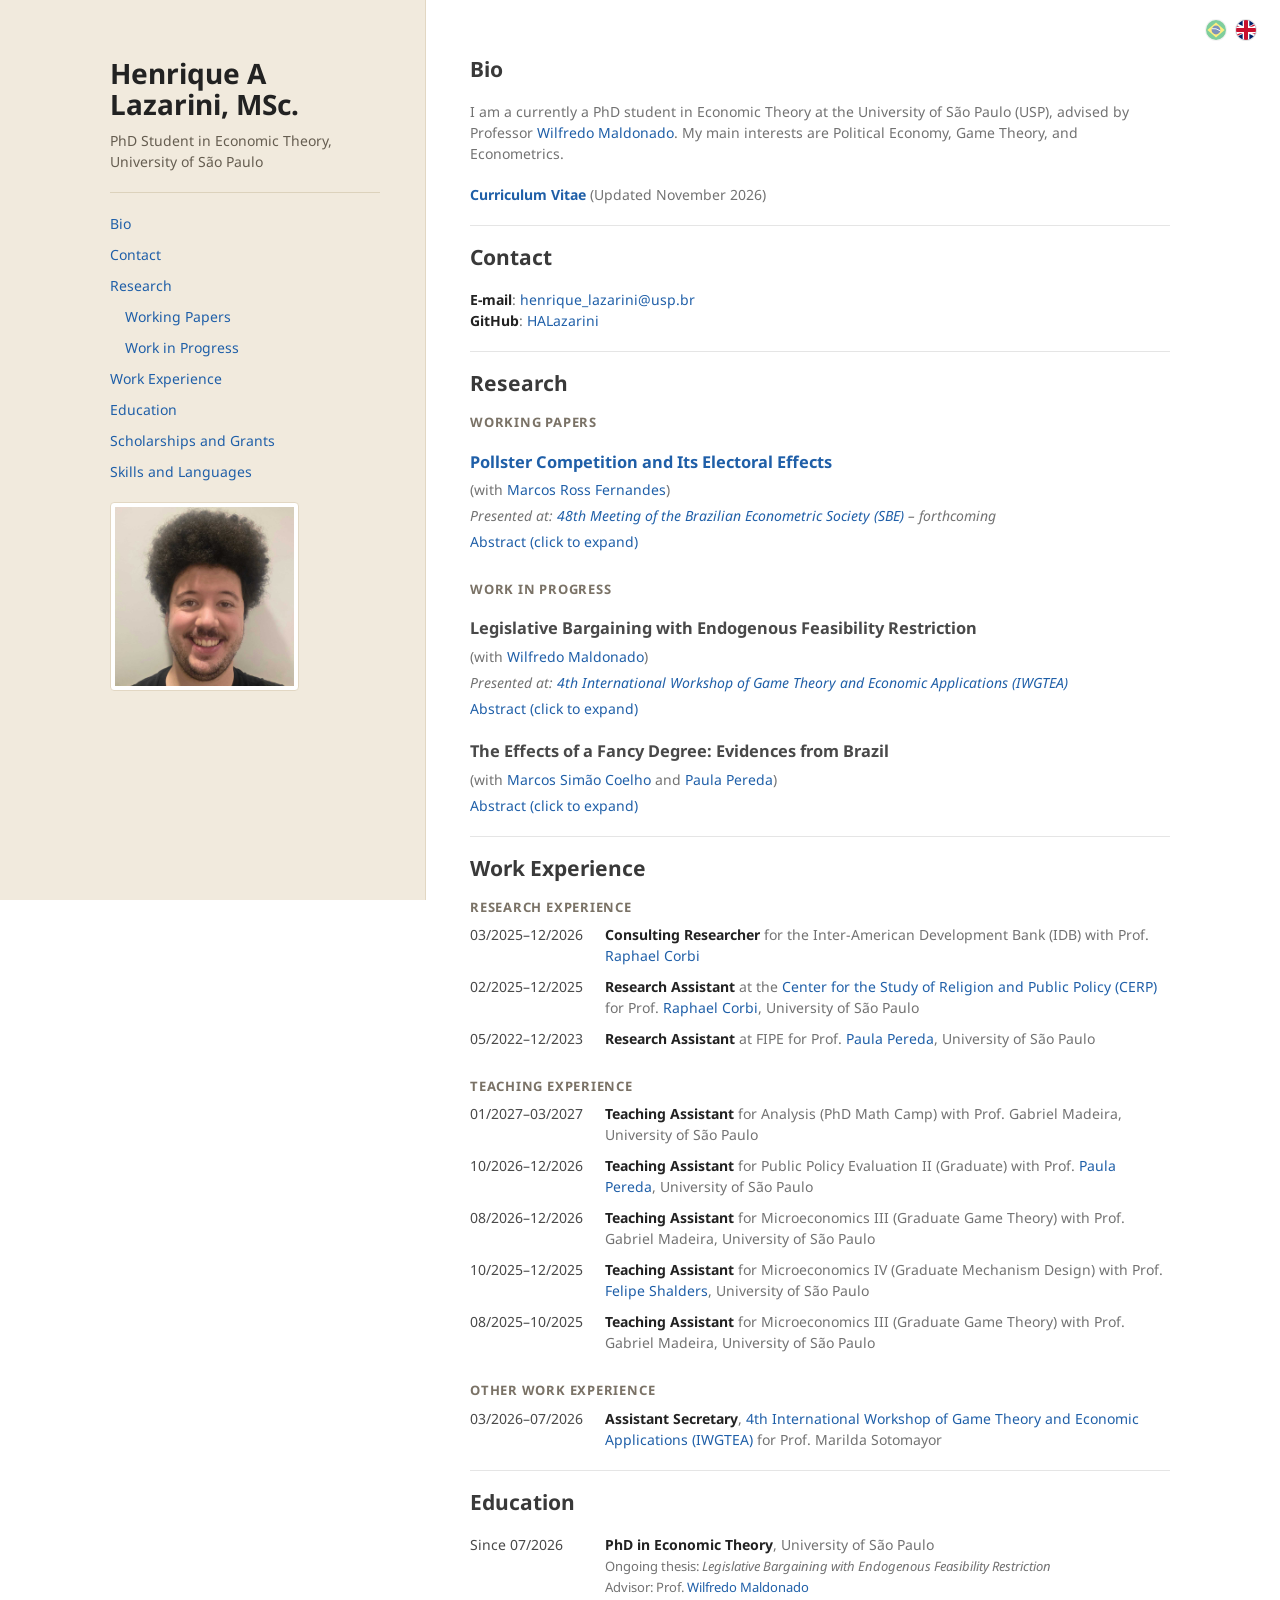
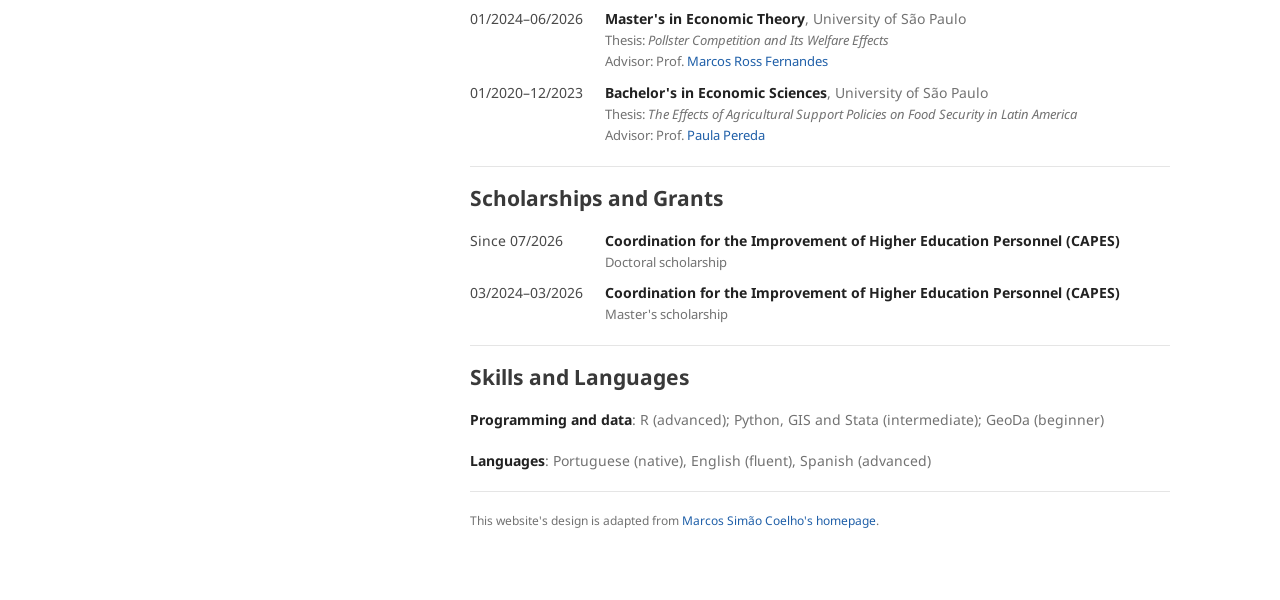
<file: index.html>
<!DOCTYPE html>
<html lang="en">
<head>
  <meta charset="UTF-8">
  <meta http-equiv="x-ua-compatible" content="IE=edge">
  <meta name="viewport" content="width=device-width,initial-scale=1">
  <title>Henrique Albuquerque Lazarini | Economics, University of São Paulo</title>
  <meta name="description" content="Henrique Albuquerque Lazarini (Henrique Lazarini), PhD student in Economic Theory at the University of São Paulo.">
  <meta name="author" content="Henrique Albuquerque Lazarini">
  <link rel="canonical" href="https://halazarini.github.io/">
  <!-- Language versions: English (this file) and Portuguese (pt/index.html). Keep both in sync when editing. -->
  <link rel="alternate" hreflang="en" href="https://halazarini.github.io/">
  <link rel="alternate" hreflang="pt-BR" href="https://halazarini.github.io/pt/">
  <link rel="alternate" hreflang="x-default" href="https://halazarini.github.io/">

  <!-- Link previews (WhatsApp, LinkedIn, e-mail, etc.) -->
  <meta property="og:type" content="profile">
  <meta property="og:title" content="Henrique Albuquerque Lazarini | Economics">
  <meta property="og:description" content="PhD student in Economic Theory at the University of São Paulo.">
  <meta property="og:url" content="https://halazarini.github.io/">
  <meta property="og:image" content="https://halazarini.github.io/images/photo.jpg">
  <meta property="og:image:alt" content="Photo of Henrique Albuquerque Lazarini">
  <meta property="og:locale" content="en_US">
  <meta property="profile:first_name" content="Henrique">
  <meta property="profile:last_name" content="Albuquerque Lazarini">
  <meta name="twitter:card" content="summary">

  <!-- Structured data: tells search engines this page is about a person, and which name variants refer to the same person -->
  <script type="application/ld+json">
  {
    "@context": "https://schema.org",
    "@type": "ProfilePage",
    "url": "https://halazarini.github.io/",
    "mainEntity": {
      "@type": "Person",
      "name": "Henrique Albuquerque Lazarini",
      "alternateName": ["Henrique Lazarini", "Henrique A. Lazarini", "Henrique A Lazarini"],
      "givenName": "Henrique",
      "additionalName": "Albuquerque",
      "familyName": "Lazarini",
      "url": "https://halazarini.github.io/",
      "image": "https://halazarini.github.io/images/photo.jpg",
      "email": "mailto:henrique_lazarini@usp.br",
      "jobTitle": "PhD student in Economic Theory",
      "affiliation": {
        "@type": "CollegeOrUniversity",
        "name": "University of São Paulo",
        "alternateName": "USP",
        "url": "https://www.usp.br/"
      },
      "sameAs": ["https://github.com/HALazarini"]
    }
  }
  </script>
  <link rel="preconnect" href="https://fonts.googleapis.com">
  <link rel="preconnect" href="https://fonts.gstatic.com" crossorigin>
  <link rel="stylesheet" href="https://fonts.googleapis.com/css2?family=Noto+Sans:ital,wght@0,400;0,700;1,400;1,700&display=swap">
  <link rel="stylesheet" href="css/style.css">
</head>
<body>
<!-- Language toggle (top-right corner) -->
<nav class="lang-toggle" aria-label="Language">
  <a href="pt/index.html" hreflang="pt-BR" lang="pt-BR" aria-label="Português" title="Português"><img src="images/flag-br.svg" alt=""></a>
  <a href="index.html" hreflang="en" aria-label="English" title="English" aria-current="true"><img src="images/flag-en.svg" alt=""></a>
</nav>
<div class="wrapper">

  <!-- ================= SIDEBAR ================= -->
  <header>
    <h1>Henrique A<br>Lazarini, MSc.</h1>
    <p class="subtitle">PhD Student in Economic Theory, University of São Paulo</p>
    <hr>
    <p class="contactinfo"><a href="#bio">Bio</a></p>
    <p class="contactinfo"><a href="#contact">Contact</a></p>
    <p class="contactinfo"><a href="#research">Research</a></p>
    <p class="contactinfo sub"><a href="#workingpapers">Working Papers</a></p>
    <p class="contactinfo sub"><a href="#workinprogress">Work in Progress</a></p>
    <p class="contactinfo"><a href="#workexperience">Work Experience</a></p>
    <p class="contactinfo"><a href="#education">Education</a></p>
    <p class="contactinfo"><a href="#grants">Scholarships and Grants</a></p>
    <p class="lastcontactinfo"><a href="#skills">Skills and Languages</a></p>
    <!-- Put your photo at images/photo.jpg; the placeholder shows until then. -->
    <img class="headshot" src="images/photo.jpg" alt="Photo of Henrique Albuquerque Lazarini"
         onerror="this.onerror=null; this.src='images/photo-placeholder.svg';">
  </header>

  <!-- ================= CONTENT ================= -->
  <section>

    <h2 id="bio">Bio</h2>
    <!-- ===== WRITE YOUR BIO HERE ===== -->
    <p>I am a currently a PhD student in Economic Theory at the University of São Paulo (USP), advised by Professor <a href="https://sites.google.com/site/wilfredoflmaldonado/">Wilfredo Maldonado</a>. My main interests are Political Economy, Game Theory, and Econometrics.</p>
    <p><strong><a href="https://drive.google.com/file/d/1XtCgX0WB6j9g_OZcpE9OAPvEOM532tFK/view?usp=drive_link" target="_blank">Curriculum Vitae</a></strong> (Updated November 2026)</p>

    <hr>

    <h2 id="contact">Contact</h2>
    <p>
      <strong>E-mail</strong>: <a href="mailto:henrique_lazarini@usp.br">henrique_lazarini@usp.br</a><br>
      <strong>GitHub</strong>: <a href="https://github.com/HALazarini">HALazarini</a>
    </p>

    <hr>

    <h2 id="research">Research</h2>

    <h3 class="subhead" id="workingpapers">Working Papers</h3>

    <div class="paper">
      <h4><a href="https://drive.google.com/file/d/1AymJAS8ayGj6aJN8TbEg-DehqM7tTcoS/view?usp=sharing" target="_blank">Pollster Competition and Its Electoral Effects</a></h4>
      <p>(with <a href="https://sites.google.com/site/mrossfernandes/home">Marcos Ross Fernandes</a>)</p>
      <p><em>Presented at: <a href="https://sbe.org.br/en/encontros/48">48th Meeting of the Brazilian Econometric Society (SBE)</a> – forthcoming</em></p>
      <p><button class="abs-toggle" aria-expanded="false" aria-controls="abs-pollster">Abstract<span class="hint"> (click to expand)</span></button><span class="abstract" id="abs-pollster">: Pollsters are often cited as main players during campaigns and as major trendsetters for electoral outcomes, but little study has been made to understand how they affected by market-forces. In this paper, we provide a partial equilibrium model to study how individual pollsters make rational decisions to maximize profit in response to market structures and how those decisions affect overall poll precision. We show that market equilibrium is not always efficient, especially in the presence of asymmetric cost parameters or correlation among polls. We analyze a policy intervention in which a minimum level of precision is required for polls to hit the market, and conclude that it can have significant effects on reallocating welfare, increasing efficiency, and changing market concentration. We then introduce the behavioral element of correlation neglect and show that there are parameters under which it induces pollsters to make more precise polls and ultimately increase welfare.<br>JEL Codes: D83, D72, D40.</span></p>
    </div>

    <h3 class="subhead" id="workinprogress">Work in Progress</h3>

    <div class="paper">
      <h4>Legislative Bargaining with Endogenous Feasibility Restriction</h4>
      <p>(with <a href="https://sites.google.com/site/wilfredoflmaldonado/">Wilfredo Maldonado</a>)</p>
      <p><em>Presented at: <a href="https://www.iwgtea.fea.usp.br/">4th International Workshop of Game Theory and Economic Applications (IWGTEA)</a></em></p>
      <p><button class="abs-toggle" aria-expanded="false" aria-controls="abs-legislative">Abstract<span class="hint"> (click to expand)</span></button><span class="abstract" id="abs-legislative">: This study proposes a legislative bargaining model in which allocations impact growth, hence impacting the size of the available budget in the future. Compared to the original bargaining models (Baron and Ferejohn, 1989; Baron, 1996; Rubinstein, 1982; Banks and Duggan, 2000), this model has three main contributions: it allows for the political process to impact growth, and it explains both small proposer premium and the existence of supermajorities. A simple example is provided to show that this framework can have small proposer premiums and supermajorities. A generalized version of the model is characterized, and under certain hypothesis equilibrium is proven to exist. Some conditions are described under which the solution might be unique. Extensions are also suggested. To the best of our knowledge, this model is the first to explicitly endogenize growth as a result of game-theoretic political interaction.<br>JEL Codes: D72, O43, D61, D71.</span></p>
    </div>

    <div class="paper">
      <h4>The Effects of a Fancy Degree: Evidences from Brazil</h4>
      <p>(with <a href="https://marcosscoelho.github.io/">Marcos Simão Coelho</a> and <a href="https://sites.google.com/site/paulapereda/home">Paula Pereda</a>)</p>
      <p><button class="abs-toggle" aria-expanded="false" aria-controls="abs-degree">Abstract<span class="hint"> (click to expand)</span></button><span class="abstract" id="abs-degree">: The value of higher education can be perceived through many different lenses. While there are important results on human capital accumulation and network connections, we propose studying the effects derived solely from graduating from a renowned university - a “prestige effect”. We use novel data to exploit the incorporation of the Engineering School of Lorena by the University of Sao Paulo, one of the most renowned universities in Latin America, in 2006; allowing us to compare the career paths of individuals who had been selected through the same screening procedure while entering university and were trained by the same pool of professors, but ended up receiving different degrees after graduating depending on whether they graduated before or after the incorporation. We propose a regression discontinuity design to compare the lifetime earnings of students that graduated close to the incorporation, and also apply an event study to understand possible heterogeneous effects over time. We expect to show that a renowned degree gives a good head-start in the graduate's early career, but since individuals in the control and treatment groups are not systematically different regarding background or human capital, their earnings should show some signs of convergence in their late career.<br>JEL Codes: I23, C24.</span></p>
    </div>

    <hr>

    <h2 id="workexperience">Work Experience</h2>

    <h3 class="subhead" id="experience">Research Experience</h3>
    <ul class="entries">
      <li><span class="year">03/2025–12/2026</span><div><strong>Consulting Researcher</strong> for the Inter-American Development Bank (IDB) with Prof. <a href="https://sites.google.com/site/raphaelcorbi/">Raphael Corbi</a></span></div></li>
      <li><span class="year">02/2025–12/2025</span><div><strong>Research Assistant</strong> at the <a href="https://sites.usp.br/cerp/">Center for the Study of Religion and Public Policy (CERP)</a> for Prof. <a href="https://sites.google.com/site/raphaelcorbi/">Raphael Corbi</a>, University of São Paulo</span></div></li>
      <li><span class="year">05/2022–12/2023</span><div><strong>Research Assistant</strong> at FIPE for Prof. <a href="https://sites.google.com/site/paulapereda/home">Paula Pereda</a>, University of São Paulo</span></div></li>
    </ul>

    <h3 class="subhead" id="teaching">Teaching Experience</h3>
    <ul class="entries">
      <li><span class="year">01/2027–03/2027</span><div><strong>Teaching Assistant</strong> for Analysis (PhD Math Camp) with Prof. Gabriel Madeira, University of São Paulo</span></div></li>
      <li><span class="year">10/2026–12/2026</span><div><strong>Teaching Assistant</strong> for Public Policy Evaluation II (Graduate) with Prof. <a href="https://sites.google.com/site/paulapereda/home">Paula Pereda</a>, University of São Paulo</span></div></li>
      <li><span class="year">08/2026–12/2026</span><div><strong>Teaching Assistant</strong> for Microeconomics III (Graduate Game Theory) with Prof. Gabriel Madeira, University of São Paulo</span></div></li>
      <li><span class="year">10/2025–12/2025</span><div><strong>Teaching Assistant</strong> for Microeconomics IV (Graduate Mechanism Design) with Prof. <a href="https://sites.google.com/view/felipeshalders/home">Felipe Shalders</a>, University of São Paulo</span></div></li>
      <li><span class="year">08/2025–10/2025</span><div><strong>Teaching Assistant</strong> for Microeconomics III (Graduate Game Theory) with Prof. Gabriel Madeira, University of São Paulo</span></div></li>
    </ul>
    
    <h3 class="subhead" id="other">Other Work Experience</h3>
    <ul class="entries">
      <li><span class="year">03/2026–07/2026</span><div><strong>Assistant Secretary</strong>, <a href="https://www.iwgtea.fea.usp.br/">4th International Workshop of Game Theory and Economic Applications (IWGTEA)</a> for Prof. Marilda Sotomayor</span></div></li>
    </ul>

    <hr>

    <h2 id="education">Education</h2>
    <ul class="entries">
      <li><span class="year">Since 07/2026</span><div><strong>PhD in Economic Theory</strong>, University of São Paulo<br><span class="note">Ongoing thesis: <em>Legislative Bargaining with Endogenous Feasibility Restriction</em><br>Advisor: Prof. <a href="https://sites.google.com/site/wilfredoflmaldonado/">Wilfredo Maldonado</a></span></div></li>
      <li><span class="year">01/2024–06/2026</span><div><strong>Master's in Economic Theory</strong>, University of São Paulo<br><span class="note">Thesis: <em>Pollster Competition and Its Welfare Effects</em><br>Advisor: Prof. <a href="https://sites.google.com/site/mrossfernandes/home">Marcos Ross Fernandes</a></span></div></li>
      <li><span class="year">01/2020–12/2023</span><div><strong>Bachelor's in Economic Sciences</strong>, University of São Paulo<br><span class="note">Thesis: <em>The Effects of Agricultural Support Policies on Food Security in Latin America</em><br>Advisor: Prof. <a href="https://sites.google.com/site/paulapereda/home">Paula Pereda</a></span></div></li>
    </ul>

    <hr>

    <h2 id="grants">Scholarships and Grants</h2>
    <ul class="entries">
      <li><span class="year">Since 07/2026</span><div><strong>Coordination for the Improvement of Higher Education Personnel (CAPES)</strong><br><span class="note">Doctoral scholarship</span></div></li>
      <li><span class="year">03/2024–03/2026</span><div><strong>Coordination for the Improvement of Higher Education Personnel (CAPES)</strong><br><span class="note">Master's scholarship</span></div></li>
    </ul>

    <hr>

    <h2 id="skills">Skills and Languages</h2>
    <p>
      <strong>Programming and data</strong>: R (advanced); Python, GIS and Stata (intermediate); GeoDa (beginner)
    </p>
    <p>
      <strong>Languages</strong>: Portuguese (native), English (fluent), Spanish (advanced)
    </p>

    <hr>

    <p class="credits">This website's design is adapted from <a href="https://marcosscoelho.github.io/">Marcos Simão Coelho's homepage</a>.</p>

  </section>

  <footer></footer>
</div>
<script src="js/main.js"></script>
</body>
</html>
</file>
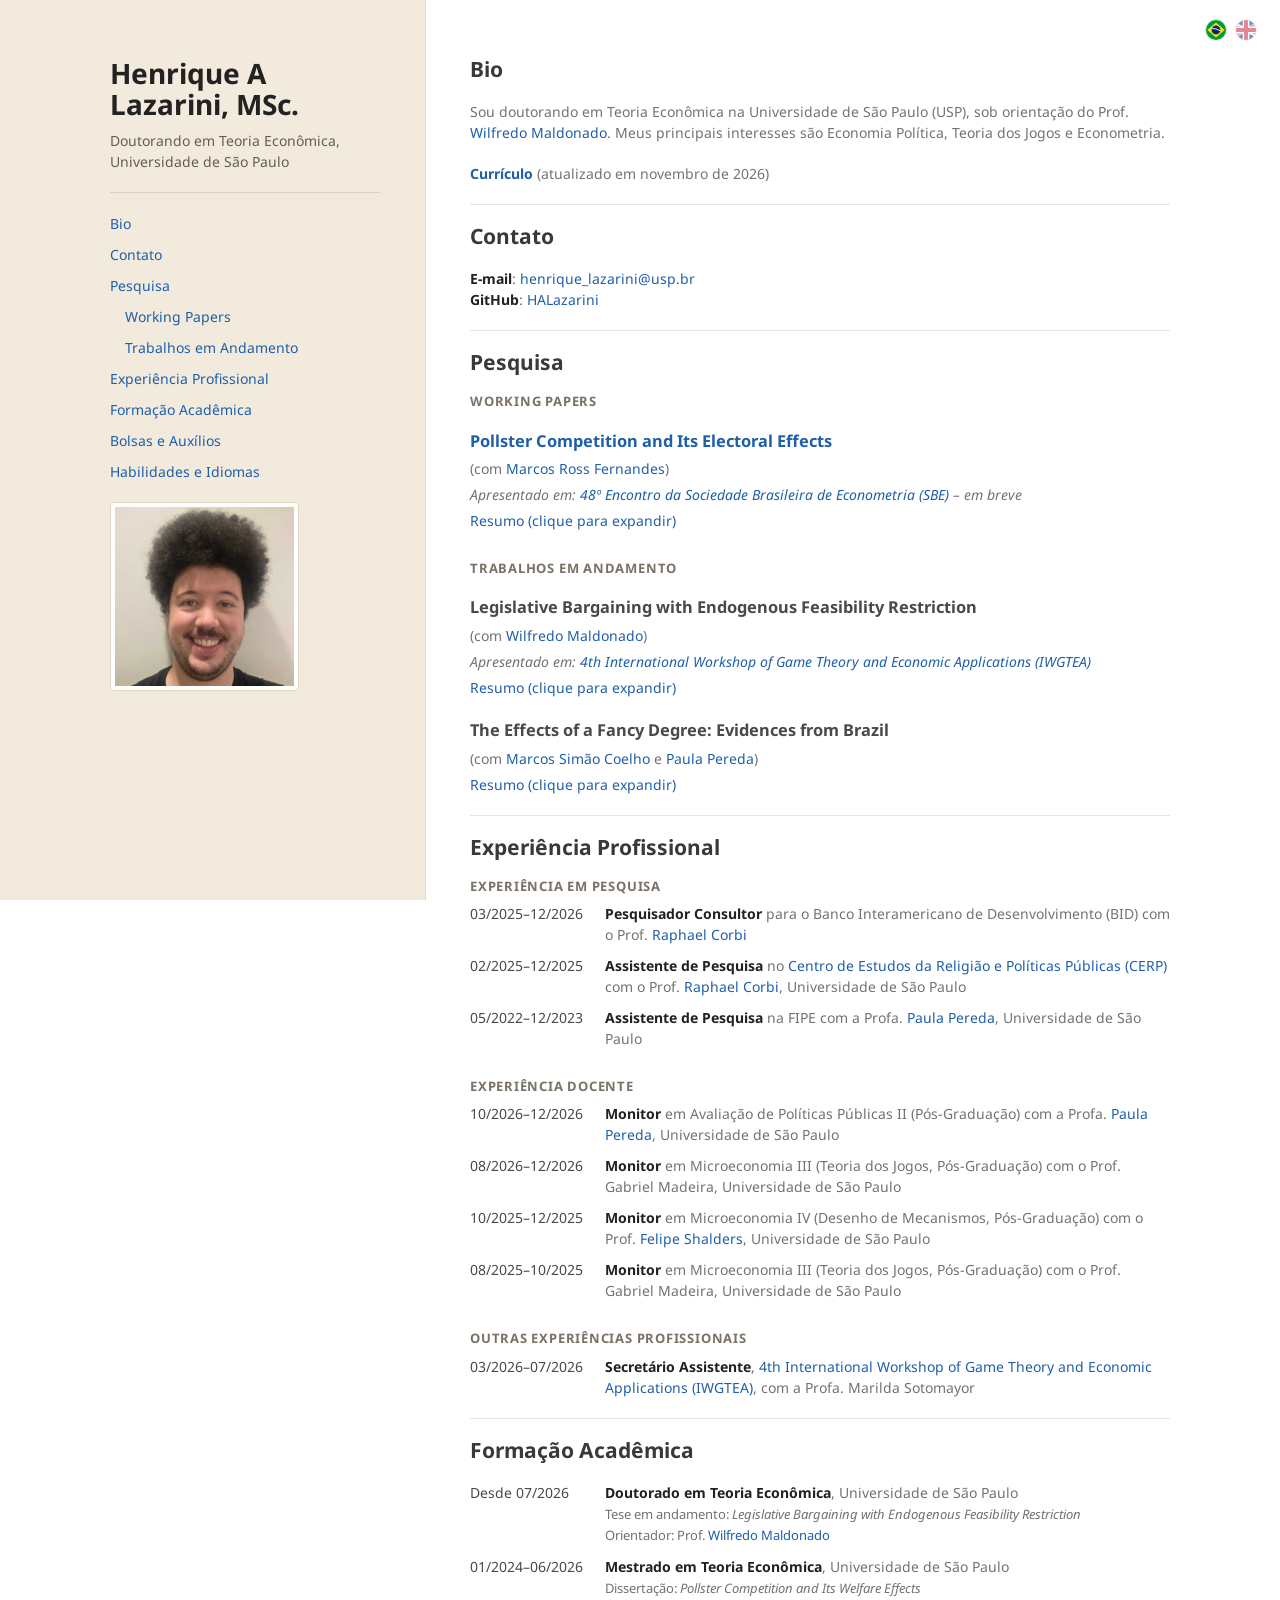
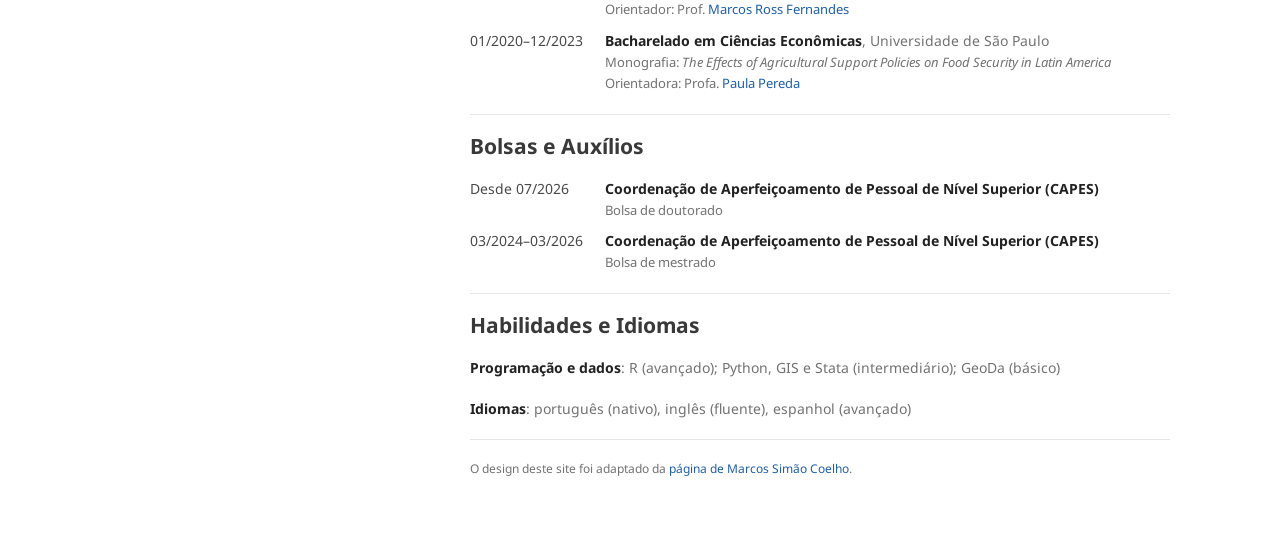
<file: pt/index.html>
<!DOCTYPE html>
<html lang="pt-BR">
<head>
  <meta charset="UTF-8">
  <meta http-equiv="x-ua-compatible" content="IE=edge">
  <meta name="viewport" content="width=device-width,initial-scale=1">
  <title>Henrique Albuquerque Lazarini | Economia, Universidade de São Paulo</title>
  <meta name="description" content="Henrique Albuquerque Lazarini (Henrique Lazarini), doutorando em Teoria Econômica na Universidade de São Paulo.">
  <meta name="author" content="Henrique Albuquerque Lazarini">
  <link rel="canonical" href="https://halazarini.github.io/pt/">
  <!-- Language versions: Portuguese (this file) and English (index.html in the main folder). Keep both in sync when editing. -->
  <link rel="alternate" hreflang="en" href="https://halazarini.github.io/">
  <link rel="alternate" hreflang="pt-BR" href="https://halazarini.github.io/pt/">
  <link rel="alternate" hreflang="x-default" href="https://halazarini.github.io/">

  <!-- Link previews (WhatsApp, LinkedIn, e-mail, etc.) -->
  <meta property="og:type" content="profile">
  <meta property="og:title" content="Henrique Albuquerque Lazarini | Economia">
  <meta property="og:description" content="Doutorando em Teoria Econômica na Universidade de São Paulo.">
  <meta property="og:url" content="https://halazarini.github.io/pt/">
  <meta property="og:image" content="https://halazarini.github.io/images/photo.jpg">
  <meta property="og:image:alt" content="Foto de Henrique Albuquerque Lazarini">
  <meta property="og:locale" content="pt_BR">
  <meta property="profile:first_name" content="Henrique">
  <meta property="profile:last_name" content="Albuquerque Lazarini">
  <meta name="twitter:card" content="summary">

  <!-- Structured data: tells search engines this page is about a person, and which name variants refer to the same person -->
  <script type="application/ld+json">
  {
    "@context": "https://schema.org",
    "@type": "ProfilePage",
    "url": "https://halazarini.github.io/pt/",
    "mainEntity": {
      "@type": "Person",
      "name": "Henrique Albuquerque Lazarini",
      "alternateName": ["Henrique Lazarini", "Henrique A. Lazarini", "Henrique A Lazarini"],
      "givenName": "Henrique",
      "additionalName": "Albuquerque",
      "familyName": "Lazarini",
      "url": "https://halazarini.github.io/",
      "image": "https://halazarini.github.io/images/photo.jpg",
      "email": "mailto:henrique_lazarini@usp.br",
      "jobTitle": "Doutorando em Teoria Econômica",
      "affiliation": {
        "@type": "CollegeOrUniversity",
        "name": "Universidade de São Paulo",
        "alternateName": "USP",
        "url": "https://www.usp.br/"
      },
      "sameAs": ["https://github.com/HALazarini"]
    }
  }
  </script>
  <link rel="preconnect" href="https://fonts.googleapis.com">
  <link rel="preconnect" href="https://fonts.gstatic.com" crossorigin>
  <link rel="stylesheet" href="https://fonts.googleapis.com/css2?family=Noto+Sans:ital,wght@0,400;0,700;1,400;1,700&display=swap">
  <link rel="stylesheet" href="../css/style.css">
</head>
<body>
<!-- Language toggle (top-right corner) -->
<nav class="lang-toggle" aria-label="Idioma">
  <a href="index.html" hreflang="pt-BR" aria-label="Português" title="Português" aria-current="true"><img src="../images/flag-br.svg" alt=""></a>
  <a href="../index.html" hreflang="en" lang="en" aria-label="English" title="English"><img src="../images/flag-en.svg" alt=""></a>
</nav>
<div class="wrapper">

  <!-- ================= SIDEBAR ================= -->
  <header>
    <h1>Henrique A<br>Lazarini, MSc.</h1>
    <p class="subtitle">Doutorando em Teoria Econômica, Universidade de São Paulo</p>
    <hr>
    <p class="contactinfo"><a href="#bio">Bio</a></p>
    <p class="contactinfo"><a href="#contact">Contato</a></p>
    <p class="contactinfo"><a href="#research">Pesquisa</a></p>
    <p class="contactinfo sub"><a href="#workingpapers">Working Papers</a></p>
    <p class="contactinfo sub"><a href="#workinprogress">Trabalhos em Andamento</a></p>
    <p class="contactinfo"><a href="#workexperience">Experiência Profissional</a></p>
    <p class="contactinfo"><a href="#education">Formação Acadêmica</a></p>
    <p class="contactinfo"><a href="#grants">Bolsas e Auxílios</a></p>
    <p class="lastcontactinfo"><a href="#skills">Habilidades e Idiomas</a></p>
    <!-- Put your photo at images/photo.jpg; the placeholder shows until then. -->
    <img class="headshot" src="../images/photo.jpg" alt="Foto de Henrique Albuquerque Lazarini"
         onerror="this.onerror=null; this.src='../images/photo-placeholder.svg';">
  </header>

  <!-- ================= CONTENT ================= -->
  <section>

    <h2 id="bio">Bio</h2>
    <!-- ===== WRITE YOUR BIO HERE ===== -->
    <p>Sou doutorando em Teoria Econômica na Universidade de São Paulo (USP), sob orientação do Prof. <a href="https://sites.google.com/site/wilfredoflmaldonado/">Wilfredo Maldonado</a>. Meus principais interesses são Economia Política, Teoria dos Jogos e Econometria.</p>
    <p><strong><a href="https://drive.google.com/file/d/1XtCgX0WB6j9g_OZcpE9OAPvEOM532tFK/view?usp=drive_link" target="_blank">Currículo</a></strong> (atualizado em novembro de 2026)</p>

    <hr>

    <h2 id="contact">Contato</h2>
    <p>
      <strong>E-mail</strong>: <a href="mailto:henrique_lazarini@usp.br">henrique_lazarini@usp.br</a><br>
      <strong>GitHub</strong>: <a href="https://github.com/HALazarini">HALazarini</a>
    </p>

    <hr>

    <h2 id="research">Pesquisa</h2>

    <h3 class="subhead" id="workingpapers">Working Papers</h3>

    <div class="paper">
      <h4><a href="https://drive.google.com/file/d/1AymJAS8ayGj6aJN8TbEg-DehqM7tTcoS/view?usp=sharing" target="_blank">Pollster Competition and Its Electoral Effects</a></h4>
      <p>(com <a href="https://sites.google.com/site/mrossfernandes/home">Marcos Ross Fernandes</a>)</p>
      <p><em>Apresentado em: <a href="https://sbe.org.br/pt/encontros/48">48º Encontro da Sociedade Brasileira de Econometria (SBE)</a> – em breve</em></p>
      <p><button class="abs-toggle" aria-expanded="false" aria-controls="abs-pollster">Resumo<span class="hint"> (clique para expandir)</span></button><span class="abstract" id="abs-pollster">: Pollsters are often cited as main players during campaigns and as major trendsetters for electoral outcomes, but little study has been made to understand how they affected by market-forces. In this paper, we provide a partial equilibrium model to study how individual pollsters make rational decisions to maximize profit in response to market structures and how those decisions affect overall poll precision. We show that market equilibrium is not always efficient, especially in the presence of asymmetric cost parameters or correlation among polls. We analyze a policy intervention in which a minimum level of precision is required for polls to hit the market, and conclude that it can have significant effects on reallocating welfare, increasing efficiency, and changing market concentration. We then introduce the behavioral element of correlation neglect and show that there are parameters under which it induces pollsters to make more precise polls and ultimately increase welfare.<br>Códigos JEL: D83, D72, D40.</span></p>
    </div>

    <h3 class="subhead" id="workinprogress">Trabalhos em Andamento</h3>

    <div class="paper">
      <h4>Legislative Bargaining with Endogenous Feasibility Restriction</h4>
      <p>(com <a href="https://sites.google.com/site/wilfredoflmaldonado/">Wilfredo Maldonado</a>)</p>
      <p><em>Apresentado em: <a href="https://www.iwgtea.fea.usp.br/">4th International Workshop of Game Theory and Economic Applications (IWGTEA)</a></em></p>
      <p><button class="abs-toggle" aria-expanded="false" aria-controls="abs-legislative">Resumo<span class="hint"> (clique para expandir)</span></button><span class="abstract" id="abs-legislative">: This study proposes a legislative bargaining model in which allocations impact growth, hence impacting the size of the available budget in the future. Compared to the original bargaining models (Baron and Ferejohn, 1989; Baron, 1996; Rubinstein, 1982; Banks and Duggan, 2000), this model has three main contributions: it allows for the political process to impact growth, and it explains both small proposer premium and the existence of supermajorities. A simple example is provided to show that this framework can have small proposer premiums and supermajorities. A generalized version of the model is characterized, and under certain hypothesis equilibrium is proven to exist. Some conditions are described under which the solution might be unique. Extensions are also suggested. To the best of our knowledge, this model is the first to explicitly endogenize growth as a result of game-theoretic political interaction.<br>Códigos JEL: D72, O43, D61, D71.</span></p>
    </div>

    <div class="paper">
      <h4>The Effects of a Fancy Degree: Evidences from Brazil</h4>
      <p>(com <a href="https://marcosscoelho.github.io/">Marcos Simão Coelho</a> e <a href="https://sites.google.com/site/paulapereda/home">Paula Pereda</a>)</p>
      <p><button class="abs-toggle" aria-expanded="false" aria-controls="abs-degree">Resumo<span class="hint"> (clique para expandir)</span></button><span class="abstract" id="abs-degree">: The value of higher education can be perceived through many different lenses. While there are important results on human capital accumulation and network connections, we propose studying the effects derived solely from graduating from a renowned university - a “prestige effect”. We use novel data to exploit the incorporation of the Engineering School of Lorena by the University of Sao Paulo, one of the most renowned universities in Latin America, in 2006; allowing us to compare the career paths of individuals who had been selected through the same screening procedure while entering university and were trained by the same pool of professors, but ended up receiving different degrees after graduating depending on whether they graduated before or after the incorporation. We propose a regression discontinuity design to compare the lifetime earnings of students that graduated close to the incorporation, and also apply an event study to understand possible heterogeneous effects over time. We expect to show that a renowned degree gives a good head-start in the graduate's early career, but since individuals in the control and treatment groups are not systematically different regarding background or human capital, their earnings should show some signs of convergence in their late career.<br>Códigos JEL: I23, C24.</span></p>
    </div>

    <hr>

    <h2 id="workexperience">Experiência Profissional</h2>

    <h3 class="subhead" id="experience">Experiência em Pesquisa</h3>
    <ul class="entries">
      <li><span class="year">03/2025–12/2026</span><div><strong>Pesquisador Consultor</strong> para o Banco Interamericano de Desenvolvimento (BID) com o Prof. <a href="https://sites.google.com/site/raphaelcorbi/">Raphael Corbi</a></span></div></li>
      <li><span class="year">02/2025–12/2025</span><div><strong>Assistente de Pesquisa</strong> no <a href="https://sites.usp.br/cerp/">Centro de Estudos da Religião e Políticas Públicas (CERP)</a> com o Prof. <a href="https://sites.google.com/site/raphaelcorbi/">Raphael Corbi</a>, Universidade de São Paulo</span></div></li>
      <li><span class="year">05/2022–12/2023</span><div><strong>Assistente de Pesquisa</strong> na FIPE com a Profa. <a href="https://sites.google.com/site/paulapereda/home">Paula Pereda</a>, Universidade de São Paulo</span></div></li>
    </ul>

    <h3 class="subhead" id="teaching">Experiência Docente</h3>
    <ul class="entries">
      <li><span class="year">10/2026–12/2026</span><div><strong>Monitor</strong> em Avaliação de Políticas Públicas II (Pós-Graduação) com a Profa. <a href="https://sites.google.com/site/paulapereda/home">Paula Pereda</a>, Universidade de São Paulo</span></div></li>
      <li><span class="year">08/2026–12/2026</span><div><strong>Monitor</strong> em Microeconomia III (Teoria dos Jogos, Pós-Graduação) com o Prof. Gabriel Madeira, Universidade de São Paulo</span></div></li>
      <li><span class="year">10/2025–12/2025</span><div><strong>Monitor</strong> em Microeconomia IV (Desenho de Mecanismos, Pós-Graduação) com o Prof. <a href="https://sites.google.com/view/felipeshalders/home">Felipe Shalders</a>, Universidade de São Paulo</span></div></li>
      <li><span class="year">08/2025–10/2025</span><div><strong>Monitor</strong> em Microeconomia III (Teoria dos Jogos, Pós-Graduação) com o Prof. Gabriel Madeira, Universidade de São Paulo</span></div></li>
    </ul>
    
    <h3 class="subhead" id="other">Outras Experiências Profissionais</h3>
    <ul class="entries">
      <li><span class="year">03/2026–07/2026</span><div><strong>Secretário Assistente</strong>, <a href="https://www.iwgtea.fea.usp.br/">4th International Workshop of Game Theory and Economic Applications (IWGTEA)</a>, com a Profa. Marilda Sotomayor</span></div></li>
    </ul>

    <hr>

    <h2 id="education">Formação Acadêmica</h2>
    <ul class="entries">
      <li><span class="year">Desde 07/2026</span><div><strong>Doutorado em Teoria Econômica</strong>, Universidade de São Paulo<br><span class="note">Tese em andamento: <em>Legislative Bargaining with Endogenous Feasibility Restriction</em><br>Orientador: Prof. <a href="https://sites.google.com/site/wilfredoflmaldonado/">Wilfredo Maldonado</a></span></div></li>
      <li><span class="year">01/2024–06/2026</span><div><strong>Mestrado em Teoria Econômica</strong>, Universidade de São Paulo<br><span class="note">Dissertação: <em>Pollster Competition and Its Welfare Effects</em><br>Orientador: Prof. <a href="https://sites.google.com/site/mrossfernandes/home">Marcos Ross Fernandes</a></span></div></li>
      <li><span class="year">01/2020–12/2023</span><div><strong>Bacharelado em Ciências Econômicas</strong>, Universidade de São Paulo<br><span class="note">Monografia: <em>The Effects of Agricultural Support Policies on Food Security in Latin America</em><br>Orientadora: Profa. <a href="https://sites.google.com/site/paulapereda/home">Paula Pereda</a></span></div></li>
    </ul>

    <hr>

    <h2 id="grants">Bolsas e Auxílios</h2>
    <ul class="entries">
      <li><span class="year">Desde 07/2026</span><div><strong>Coordenação de Aperfeiçoamento de Pessoal de Nível Superior (CAPES)</strong><br><span class="note">Bolsa de doutorado</span></div></li>
      <li><span class="year">03/2024–03/2026</span><div><strong>Coordenação de Aperfeiçoamento de Pessoal de Nível Superior (CAPES)</strong><br><span class="note">Bolsa de mestrado</span></div></li>
    </ul>

    <hr>

    <h2 id="skills">Habilidades e Idiomas</h2>
    <p>
      <strong>Programação e dados</strong>: R (avançado); Python, GIS e Stata (intermediário); GeoDa (básico)
    </p>
    <p>
      <strong>Idiomas</strong>: português (nativo), inglês (fluente), espanhol (avançado)
    </p>

    <hr>

    <p class="credits">O design deste site foi adaptado da <a href="https://marcosscoelho.github.io/">página de Marcos Simão Coelho</a>.</p>

  </section>

  <footer></footer>
</div>
<script src="../js/main.js"></script>
</body>
</html>
</file>
<file: css/style.css>
@charset "utf-8";

/* Layout and typography adapted from Gautam Rao's homepage
   (https://github.com/gautamrao/gautamrao.github.io), itself based on
   the GitHub Pages "Minimal" theme. */

/* ---------- Colors (change these to recolor the whole site) ---------- */
:root {
  --sidebar-bg: #f1eadd;      /* sand sidebar panel */
  --sidebar-edge: #e2d7c3;    /* thin line on the panel's right edge */
  --sidebar-rule: #dcd2bc;    /* divider line inside the sidebar */
  --sidebar-text: #655d50;    /* subtitle text in the sidebar */
  --link: #1f5fa8;            /* links: the ONLY blue on the page */
  --link-hover: #0d3a6e;
}

body {
  background-color: #fff;
  padding: 50px;
  font: 400 14px/1.5 "Noto Sans", "Helvetica Neue", Helvetica, Arial, sans-serif;
  color: #727272;
}

h1, h2, h3, h4, h5, h6 { color: #222; margin: 0 0 20px; }
p, ul, ol, table, pre, dl { margin: 0 0 20px; }

h1, h2, h3 { line-height: 1.1; }
h1 { font-size: 28px; }
h2 { color: #393939; }
h3, h4, h5, h6 { color: #494949; }

a { color: var(--link); text-decoration: none; }
a:hover, a:focus { color: var(--link-hover); }

strong { color: #222; font-weight: 700; }
small { font-size: 11px; }
img { max-width: 100%; }

hr { border: 0; background: #e5e5e5; height: 1px; margin: 20px 0; }

.wrapper { width: 1060px; margin: 0 auto; }

/* ---------- Left sidebar ---------- */

header {
  width: 270px;
  float: left;
  position: fixed;
  max-height: calc(100vh - 100px);
  overflow-y: auto;
  scrollbar-width: none;
  -webkit-font-smoothing: subpixel-antialiased;
}
header::-webkit-scrollbar { display: none; }

header h1 { margin-bottom: 10px; }
header .subtitle { margin: 0 0 20px; color: var(--sidebar-text); }
header hr { background: var(--sidebar-rule); }

/* Sand panel behind the sidebar, running the full height of the window */
body::before {
  content: "";
  position: fixed;
  top: 0;
  bottom: 0;
  left: 0;
  width: calc((100vw - 1060px) / 2 + 315px);
  background: var(--sidebar-bg);
  border-right: 1px solid var(--sidebar-edge);
  z-index: -1;
}

p.contactinfo { margin: 0 0 10px; }
p.lastcontactinfo { margin: 0 0 20px; }

/* Photo with an even white frame (padding + white background, so the
   sidebar can't clip it the way it clipped the old shadow-based frame) */
header img.headshot {
  display: block;
  box-sizing: border-box;
  width: 70%;
  padding: 4px;
  background: #fff;
  border: 1px solid var(--sidebar-edge);
  border-radius: 4px;
}

/* ---------- Main content ---------- */

section { width: 700px; float: right; padding-bottom: 50px; }

/* Paper entries (same spacing as the original's inline styles) */
.paper h4 { font-size: 1.17em; margin: 20px 0 5px; }

/* Subcategory headings (e.g. "Working Papers" under "Research") */
h3.subhead {
  font-size: 13px;
  text-transform: uppercase;
  letter-spacing: 0.06em;
  color: #7a7266;
  margin: 30px 0 10px;
}
h2 + h3.subhead { margin-top: 0; }

/* Indented sub-items in the sidebar menu */
p.contactinfo.sub { margin-left: 15px; }
.paper p { margin: 0 0 5px; }

.abs-toggle {
  background: none;
  border: 0;
  padding: 0;
  font: inherit;
  color: var(--link);
  cursor: pointer;
}
.abs-toggle:hover, .abs-toggle:focus { color: var(--link-hover); }
.abstract { display: none; }
.abstract.open { display: inline; }

/* CV-style list: year on the left, entry on the right */
ul.entries { list-style: none; padding: 0; margin: 0 0 20px; }
ul.entries li {
  display: grid;
  grid-template-columns: 120px 1fr;
  column-gap: 15px;
  margin-bottom: 10px;
}
ul.entries .year { color: #494949; white-space: nowrap; }
ul.entries .note { font-size: 13px; }

.credits { font-size: 12px; }

footer {
  width: 270px;
  float: left;
  position: fixed;
  bottom: 50px;
  -webkit-font-smoothing: subpixel-antialiased;
}

/* ---------- Language toggle (top-right flags) ---------- */

.lang-toggle {
  position: absolute;
  top: 20px;
  right: 24px;
  display: flex;
  gap: 10px;
  z-index: 10;
}
.lang-toggle a {
  display: block;
  width: 20px;
  height: 20px;
  border-radius: 50%;
  overflow: hidden;
  box-shadow: 0 0 0 1px #e5e5e5;
  opacity: 0.5;
  transition: opacity 0.2s;
}
.lang-toggle a:hover,
.lang-toggle a:focus,
.lang-toggle a[aria-current] { opacity: 1; }
.lang-toggle img { display: block; width: 100%; height: 100%; object-fit: cover; }

/* ---------- Responsive ---------- */

@media print, screen and (max-width: 1160px) {
  div.wrapper { width: auto; margin: 0; }
  header, section, footer { float: none; position: static; width: auto; }
  body::before { display: none; }
  header {
    max-height: none;
    overflow: visible;
    background: var(--sidebar-bg);
    border: 1px solid var(--sidebar-edge);
    border-radius: 4px;
    padding: 20px;
    margin-bottom: 20px;
  }
  header img.headshot { width: 155px; }
  section {
    border: solid #e5e5e5;
    border-width: 1px 0;
    padding: 20px 0;
    margin: 0 0 20px;
  }
}

@media print, screen and (max-width: 720px) {
  body { overflow-wrap: break-word; }
}

@media print, screen and (max-width: 480px) {
  body { padding: 15px; }
  ul.entries li { grid-template-columns: 1fr; }
  ul.entries .year { font-size: 12px; }
}

@media print {
  .lang-toggle { display: none; }
  header { background: none; border: 0; padding: 0; }
  body { padding: 0.4in; font-size: 12pt; color: #444; }
}
</file>
